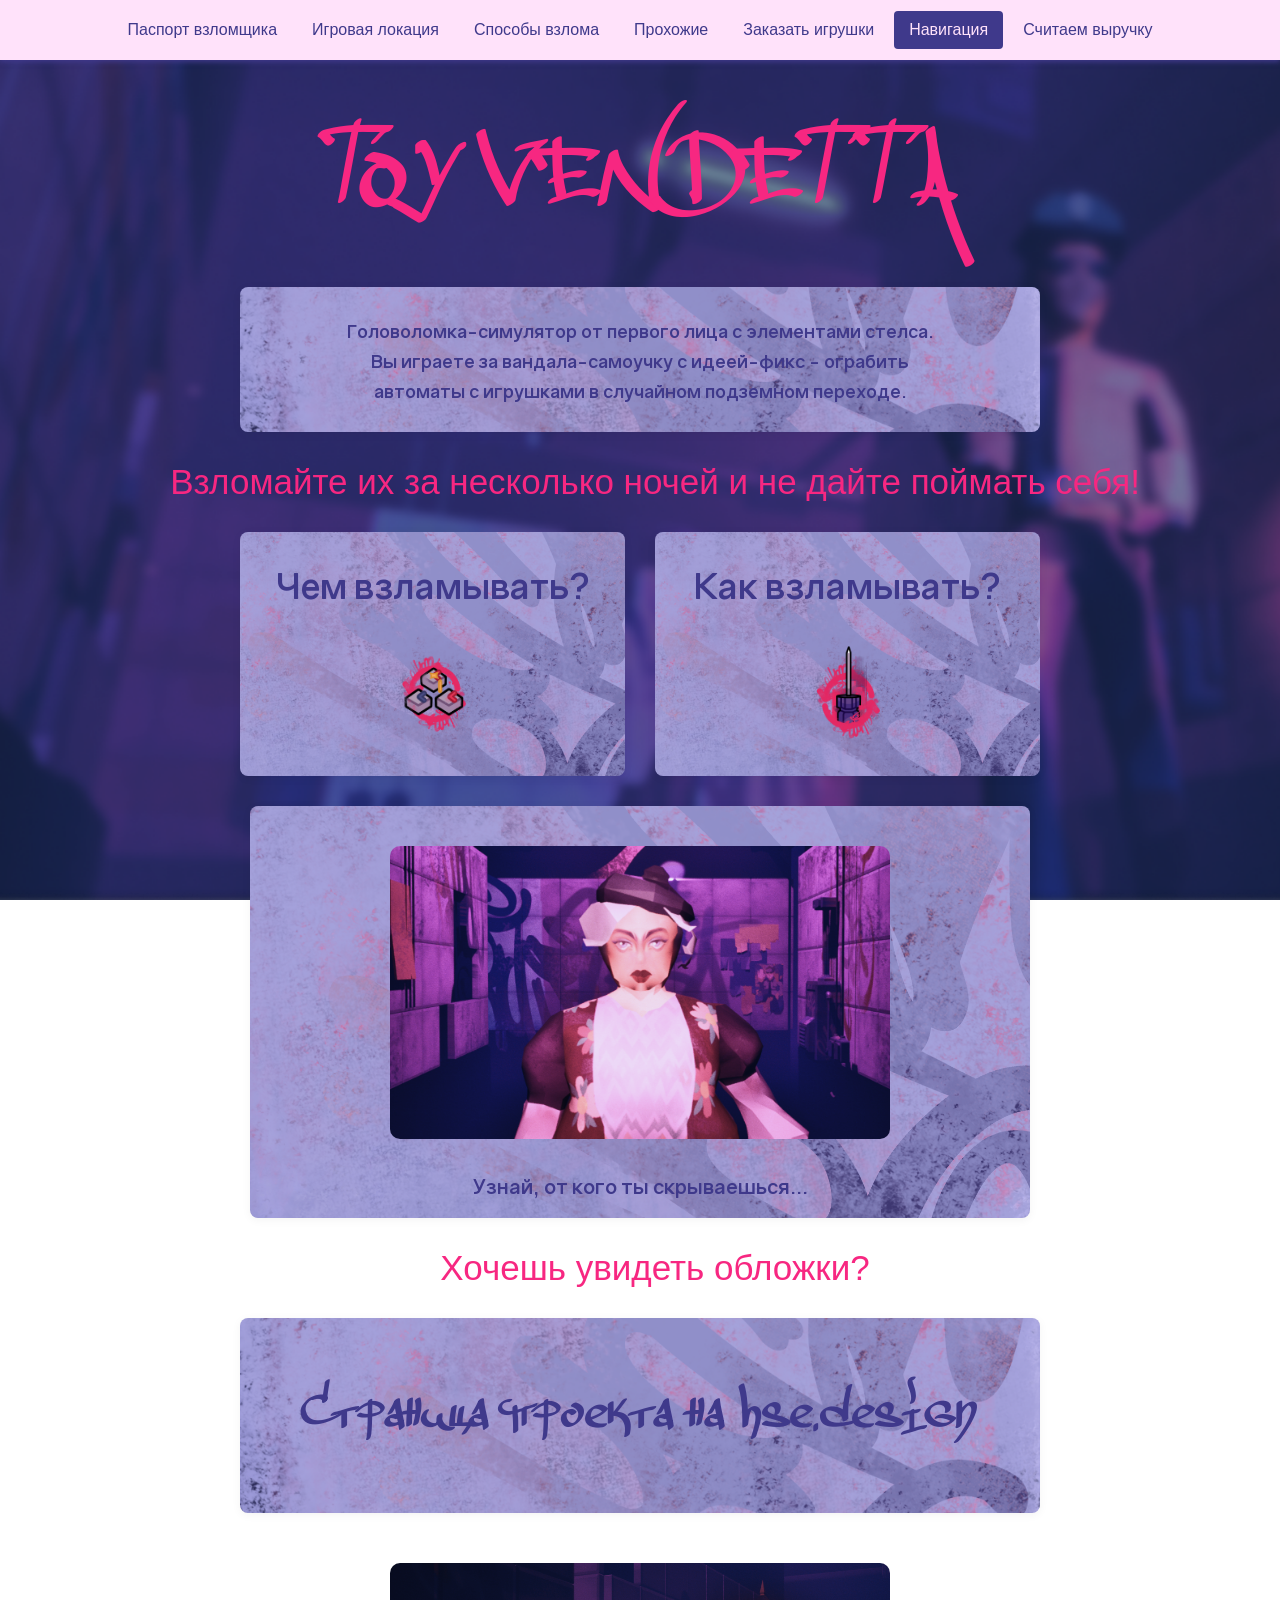
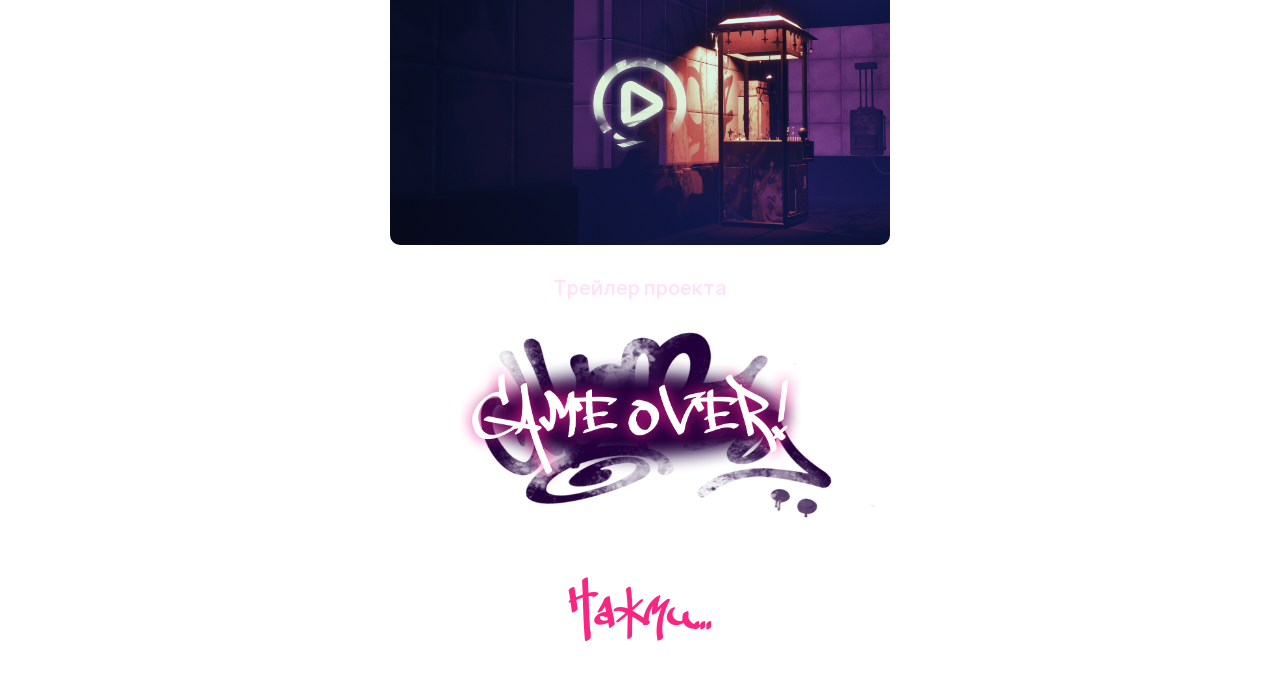
<file: index.html>
<!DOCTYPE html>
<html lang="ru">
<head>
    <meta charset="UTF-8">
    <meta name="viewport" content="width=device-width, initial-scale=1.0">
    <title>Навигация</title>
    <link rel="stylesheet" href="styles.css">
</head>
<body>

    <!-- Навигационная панель -->
    <nav class="navbar">
    <!-- Список для пунктов меню. Класс для расположения элементов в ряд по центру -->
        <ul class="navbar-nav">
            <li><a href="./Passport.html">Паспорт взломщика</a></li>
            <li><a href="./Location.html">Игровая локация</a></li>
            <li><a href="./Howtohack.html">Способы взлома</a></li>
            <li><a href="./Strangers.html">Прохожие</a></li>
            <li><a href="./form.html">Заказать игрушки</a></li>
            <li><a href="./index.html" class="active">Навигация</a></li>
            <li><a href="./algebraic_problem.html">Считаем выручку</a></li>
        </ul>
    </nav>

    <h1 class="pink big thin tagtype">TOY VENDETTA</h1>

    <div class="content-container center-text bg-div-3">
        <p class="purple small thin gravity">Головоломка-симулятор от первого лица с элементами стелса.</p>
        <p class="purple small thin gravity">Вы играете за вандала-самоучку с идеей-фикс - ограбить</p>
        <p class="purple small thin gravity">автоматы с игрушками в случайном подземном переходе.</p>
    </div>

    <h3 class="pink middle thin center-text">Взломайте их за несколько ночей и не дайте поймать себя!</h3>

    <div class="content-row">
        <div class="content-container center-text bg-div-3">
            <h1 class="purple middle thin gravity">Чем взламывать?</h1>
            <a href="Howtohack.html#What">
                <div class="zoom-icon">
                    <img src="micro_2.png" alt="Чем взламывать">
                </div>
            </a>
        </div>

        <div class="content-container center-text bg-div-3">
            <h1 class="purple middle thin gravity">Как взламывать?</h1>
            <a href="Howtohack.html#How">
                <div class="zoom-icon">
                    <img src="micro_1.png" alt="Как взламывать">
                </div>
            </a>
        </div>
    </div>

    <div class="content-container center-text bg-div-3" style="padding: 20px;">
        <div class="img-block" style="margin: 0 auto;">
            <a href="./Strangers.html">
                <img src="strangers.png" alt="Нажми, чтобы узнать, от кого ты будешь скрываться..." class="img-block-img">
            </a>
            <p class="img-block-caption gravity middle" style="color: #3F398B; margin-top: 15px;">Узнай, от кого ты скрываешься...</p>
        </div>
    </div>

    <h3 class="pink middle thin center-text">
        <a href="Location.html#Cover">Хочешь увидеть обложки?</a>
    </h3>

    <div class="content-container center-text bg-div-3">
        <p class="link-block">
            <a href="https://hsedesign.ru/project/toy-vendetta-gejm-dizajn-75f2f31fddfb4a32b605a07e4a5bf88e"
               class="highlight"
               target="_blank">Страница проекта на hse.design</a>
        </p>
    </div>

    <div class="img-block">
        <a href="https://kinescope.io/v3mWEdd38wf9wGVhKZp3UG" target="_blank">
            <img src="video.jpg" alt="Трейлер проекта Toy Vendetta" class="img-block-img">
        </a>
        <p class="img-block-caption">Трейлер проекта</p>
    </div>

    <a href="cover_2.png" target="_blank">
        <img src="game_over.png" width="100" alt="Отвертка">
    </a>
    <h1 class="pink big thin tagtype" style="text-align: center; font-size: 60px;">Нажми...</h1>

</body>
</html>
</file>
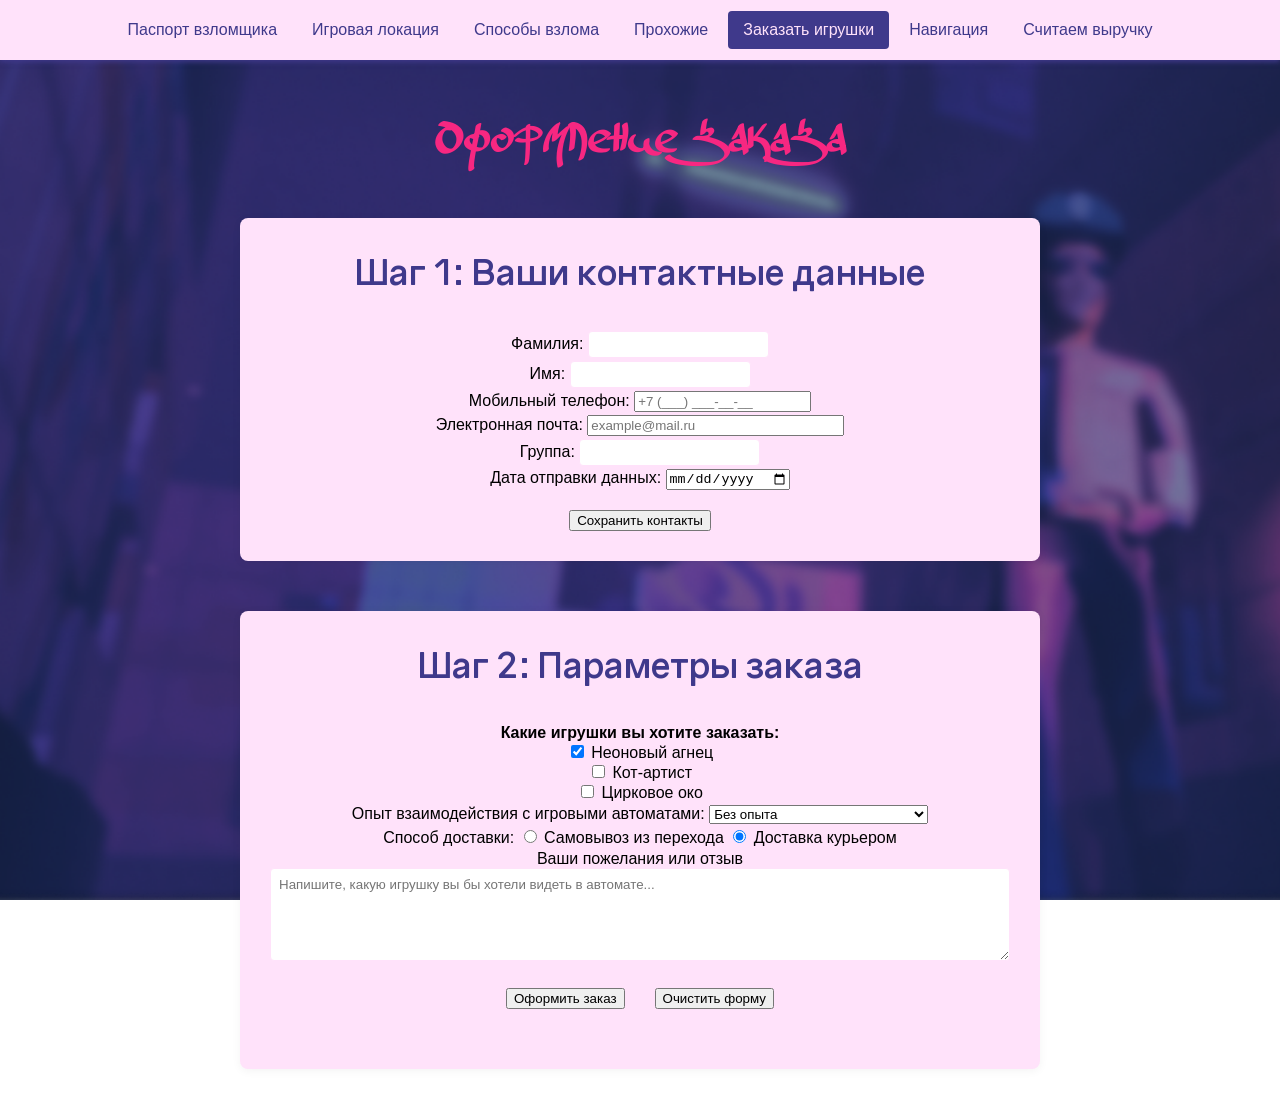
<file: form.html>
<!DOCTYPE html>
<html lang="ru">
<head>
    <meta charset="UTF-8">
    <title>Анкета</title>
    <link rel="stylesheet" href="styles.css">
</head>
<body>

    <nav class="navbar">
        <ul class="navbar-nav">
            <li><a href="./Passport.html">Паспорт взломщика</a></li>
            <li><a href="./Location.html">Игровая локация</a></li>
            <li><a href="./Howtohack.html">Способы взлома</a></li>
            <li><a href="./Strangers.html">Прохожие</a></li>
            <li><a href="./form.html" class="active">Заказать игрушки</a></li>
            <li><a href="./index.html">Навигация</a></li>
            <li><a href="./algebraic_problem.html">Считаем выручку</a></li>
        </ul>
    </nav>

    <h1 class="pink big thin tagtype" style="text-align: center; font-size: 60px;">Оформление заказа</h1>

    <div class="content-container center-text" style="margin-bottom: 50px;">
        <h3 class="purple middle thin gravity">Шаг 1: Ваши контактные данные</h3>
        
        <form action="https://www.bing.com/search" method="GET" id="ContactForm" name="ContactForm" target="_blank">
            <!-- Скрытые поля -->
            <input type="hidden" name="form_type" value="contact_data">
            <input type="hidden" name="source" value="form.html">

            <p>Фамилия: <input type="text" name="last_name" size="20" value="" required></p>
            <p>Имя: <input type="text" name="first_name" size="20" value="" required></p>
            
            <p>Мобильный телефон: <input type="tel" name="phone" size="20" placeholder="+7 (___) ___-__-__" required></p>
            <p>Электронная почта: <input type="email" name="email" size="30" placeholder="example@mail.ru" required></p>
            <p>Группа: <input type="text" name="group" required></p>
            
            <p>Дата отправки данных: <input type="date" name="user_date" value="" required></p>

            <p style="margin-top: 20px;">
                <input type="submit" value="Сохранить контакты">
            </p>
        </form>
    </div>

    <div class="content-container center-text" style="margin-bottom: 50px;">
        <h3 class="purple middle thin gravity">Шаг 2: Параметры заказа</h3>

        <form action="https://www.bing.com/search" method="GET" id="OrderForm" name="OrderForm" target="_blank">
            <!-- Скрытые поля -->
            <input type="hidden" name="form_type" value="toy_order">
            <input type="hidden" name="source" value="form.html">

            <p><b>Какие игрушки вы хотите заказать:</b><br>
                <input type="checkbox" name="toys" value="bear" checked> Неоновый агнец<br>
                <input type="checkbox" name="toys" value="robot"> Кот-артист<br>
                <input type="checkbox" name="toys" value="doll"> Цирковое око<br>
            </p>

            <p>Опыт взаимодействия с игровыми автоматами:
                <select name="skill_level">
                    <option value="Новичок">Без опыта</option>
                    <option value="Любитель">Тщетно пытаюсь победить</option>
                    <option value="Профессионал">Был выигрыш один раз и более</option>
                </select>
            </p>

            <p>Способ доставки:
                <input type="radio" name="delivery" value="pickup"> Самовывоз из перехода
                <input type="radio" name="delivery" value="drone" checked> Доставка курьером
            </p>

            <p>Ваши пожелания или отзыв<br>
                <textarea name="comment" cols="80" rows="5" placeholder="Напишите, какую игрушку вы бы хотели видеть в автомате..."></textarea>
            </p>

            <div class="content-row" style="justify-content: center; margin-top: 20px;">
                <div>
                    <p><input type="submit" value="Оформить заказ"></p>
                </div>
                <div>
                    <p><input type="reset" value="Очистить форму"></p>
                </div>
            </div>
        </form>
    </div>

</body>
</html>
</file>
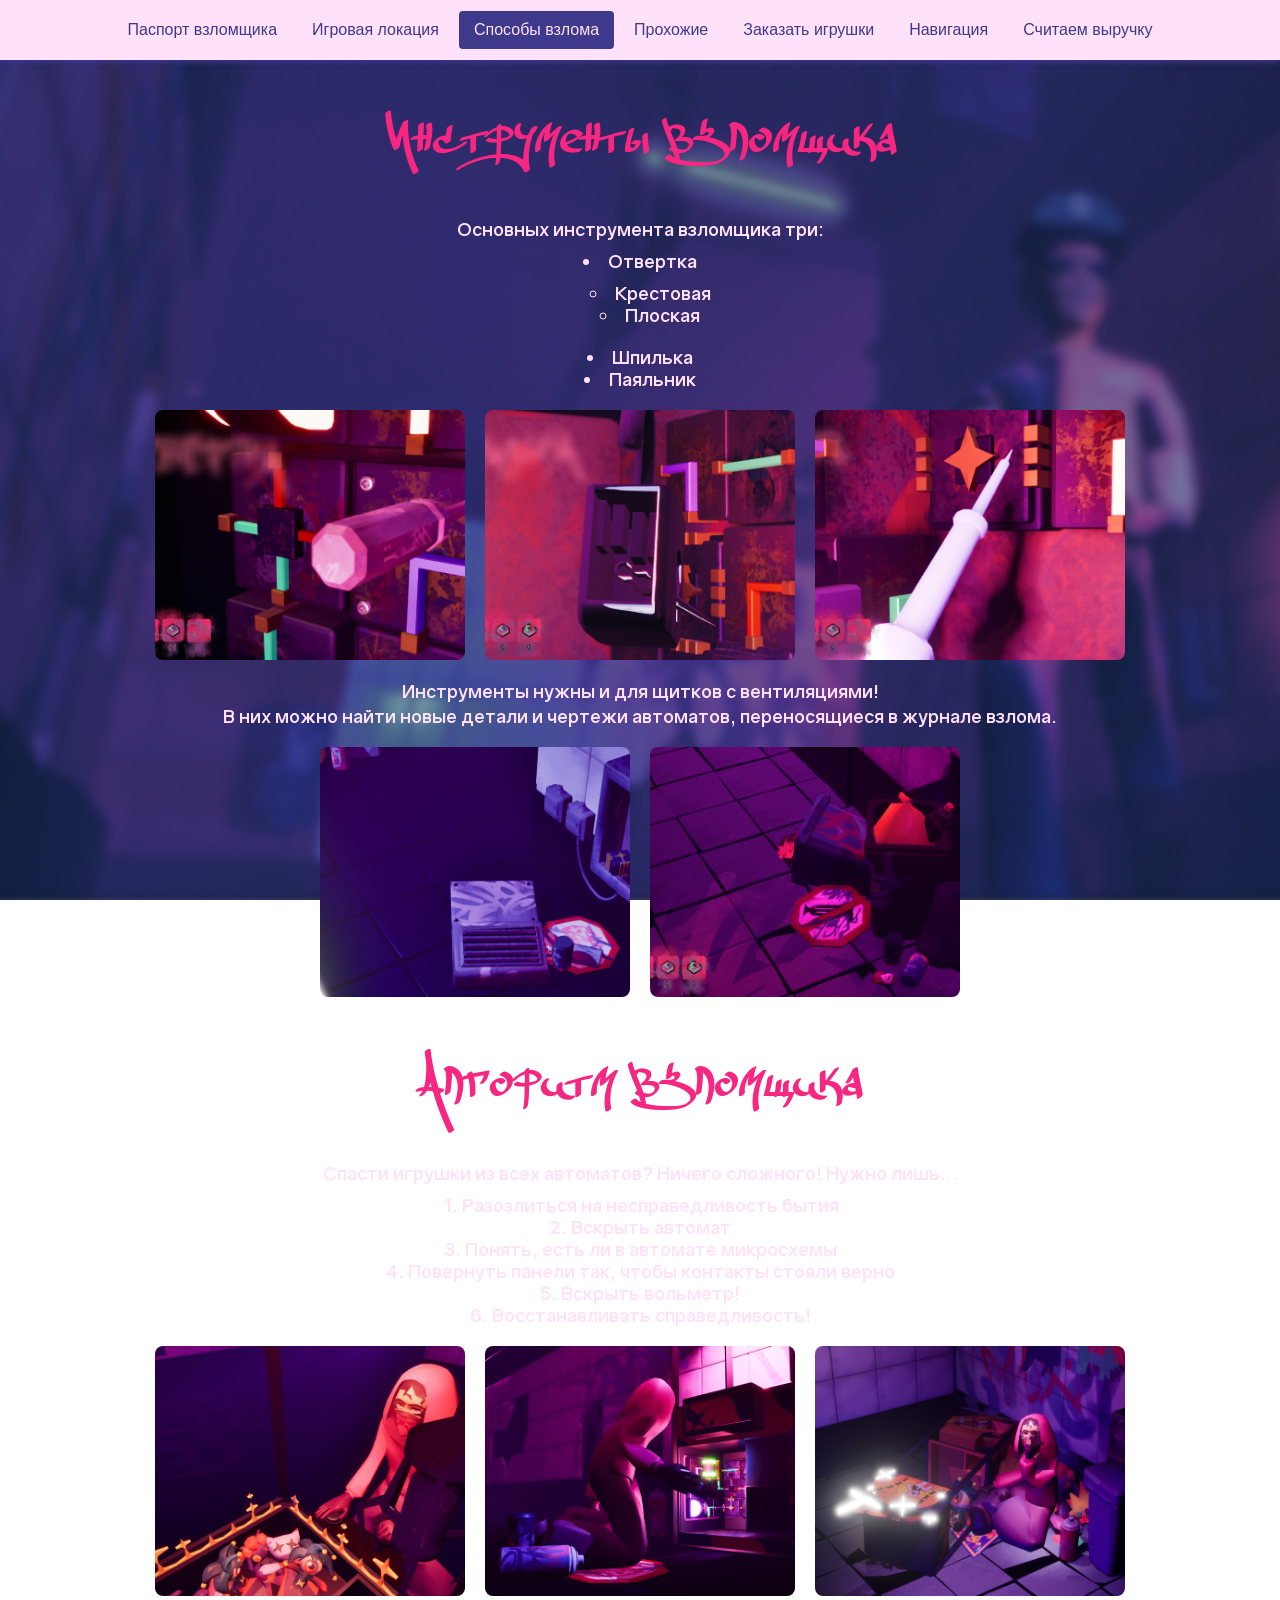
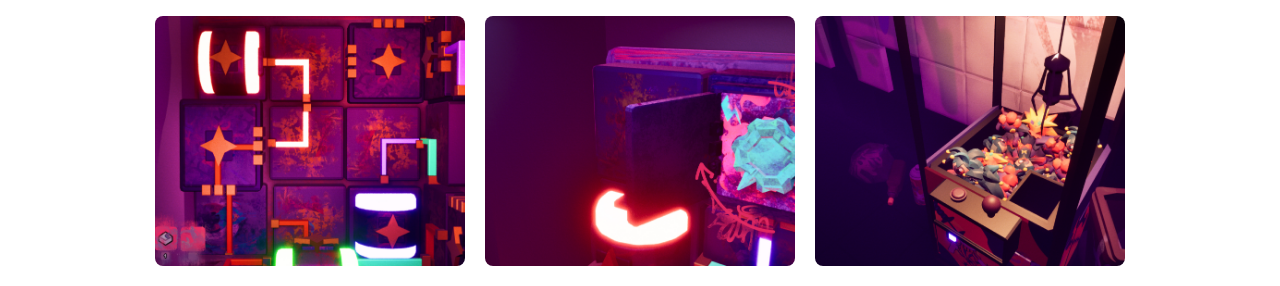
<file: Howtohack.html>
<!DOCTYPE html>
<html lang="ru">
<head>
    <meta charset="UTF-8">
    <title>Взлом?</title>
    <link rel="stylesheet" href="styles.css">
</head>
<body>

    <nav class="navbar">
        <ul class="navbar-nav">
            <li><a href="./Passport.html">Паспорт взломщика</a></li>
            <li><a href="./Location.html">Игровая локация</a></li>
            <li><a href="./Howtohack.html" class="active">Способы взлома</a></li>
            <li><a href="./Strangers.html">Прохожие</a></li>
            <li><a href="./form.html">Заказать игрушки</a></li>
            <li><a href="./index.html">Навигация</a></li>
            <li><a href="./algebraic_problem.html">Считаем выручку</a></li>
        </ul>
    </nav>

    <h1 id="What" class="pink big thin tagtype" style="text-align: center; font-size: 60px;">Инструменты взломщика</h1>
    <p class="purple small thin gravity">Основных инструмента взломщика три:</p>

             <ul>
            <li class="purple small thin gravity">Отвертка
  <ul>
    <li>Крестовая</li>
    <li>Плоская</li>
  </ul>
</li>
            <li class="purple small thin gravity">Шпилька</li>
            <li class="purple small thin gravity">Паяльник</li>
        </ul>
        
    <div class="gallery_howtohack">
    <img src="instr_1.jpg" alt="">
    <img src="instr_2.jpg" alt="">
    <img src="instr_3.jpg" alt="">
</div>
<p class="purple small thin gravity">Инструменты нужны и для щитков с вентиляциями!</p>
<p class="purple small thin gravity">В них можно найти новые детали и чертежи автоматов, переносящиеся в журнале взлома.</p>
    <div class="gallery_howtohack">
    <img src="instr_4.jpg" alt="">
    <img src="instr_5.jpg" alt="">
</div>

    <h1 id="How" class="pink big thin tagtype" style="text-align: center; font-size: 60px;">Алгоритм взломщика</h1>
    <p class="purple small thin gravity center-text">Спасти игрушки из всех автоматов? Ничего сложного! Нужно лишь...</p>

                <ol>
            <li class="purple small thin gravity">Разозлиться на несправедливость бытия</li>
            <li class="purple small thin gravity">Вскрыть автомат</li>
            <li class="purple small thin gravity">Понять, есть ли в автомате микросхемы</li>
            <li class="purple small thin gravity">Повернуть панели так, чтобы контакты стояли верно</li>
            <li class="purple small thin gravity">Вскрыть вольметр!</li>
            <li class="purple small thin gravity">Восстанавливать справедливость!</li>
        </ol>

    <div class="gallery_howtohack">
    <img src="how_1.jpg" alt="">
    <img src="how_2.jpg" alt="">
    <img src="how_3.jpg" alt="">
</div>
    <div class="gallery_howtohack">
    <img src="how_4.jpg" alt="">
    <img src="how_5.jpg" alt="">
    <img src="location_4.jpg" alt="">
</div>

</body>
</file>
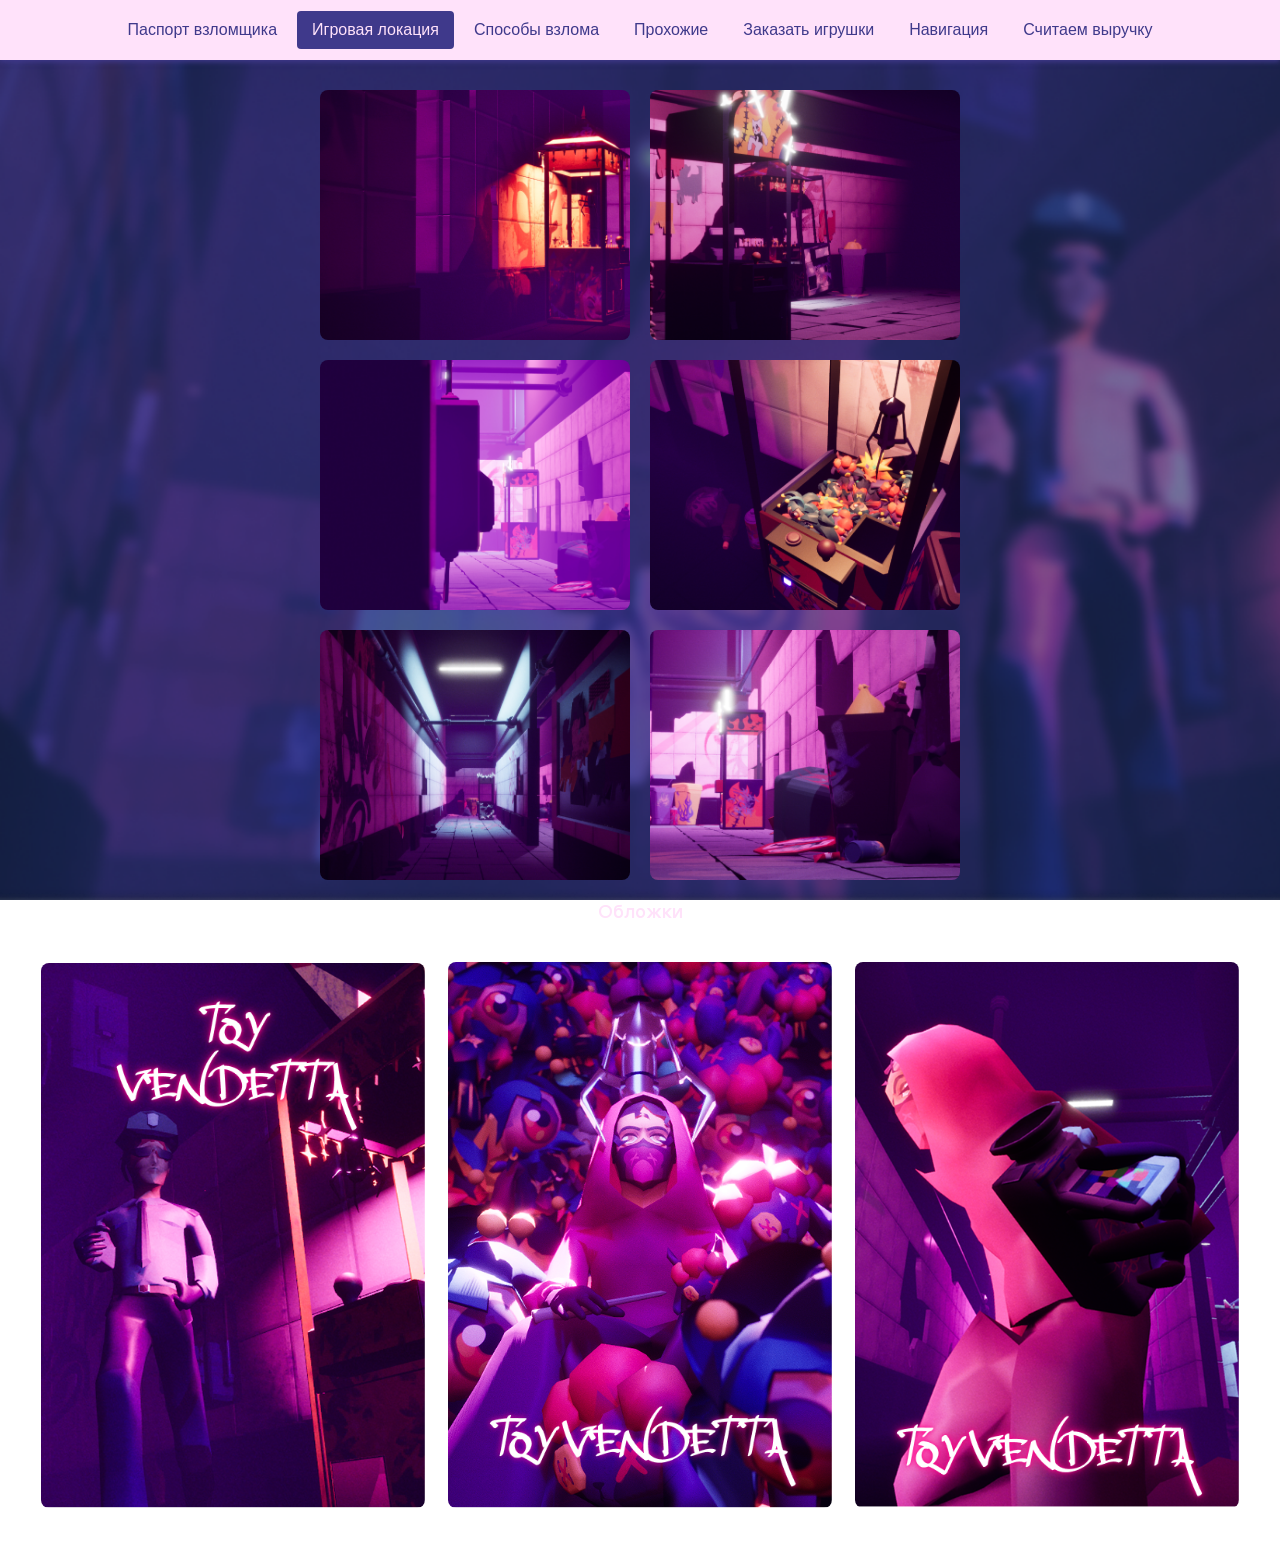
<file: Location.html>
<!DOCTYPE html>
<html lang="ru">
<head>
    <meta charset="UTF-8">
    <title>Игровая локация</title>
    <link rel="stylesheet" href="styles.css">
</head>
<body>

    <nav class="navbar">
        <ul class="navbar-nav">
            <li><a href="./Passport.html">Паспорт взломщика</a></li>
            <li><a href="./Location.html" class="active">Игровая локация</a></li>
            <li><a href="./Howtohack.html">Способы взлома</a></li>
            <li><a href="./Strangers.html">Прохожие</a></li>
            <li><a href="./form.html">Заказать игрушки</a></li>
            <li><a href="./index.html">Навигация</a></li>
            <li><a href="./algebraic_problem.html">Считаем выручку</a></li>
        </ul>
    </nav>

    <div class="gallery_howtohack">
    <img src="location_1.jpg" alt="">
    <img src="location_2.jpg" alt="">
</div>
    <div class="gallery_howtohack">
    <img src="location_3.jpg" alt="">
    <img src="location_4.jpg" alt="">
</div>
    <div class="gallery_howtohack">
    <img src="location_5.jpg" alt="">
    <img src="location_6.jpg" alt="">
</div>

    <h2 id="Cover" class="purple small thin gravity center-text">Обложки</h2>

    <div class="gallery_cover">
    <img src="cover_1.png" alt="">
    <img src="cover_2.png" alt="">
    <img src="cover_3.png" alt="">
</div>
</file>
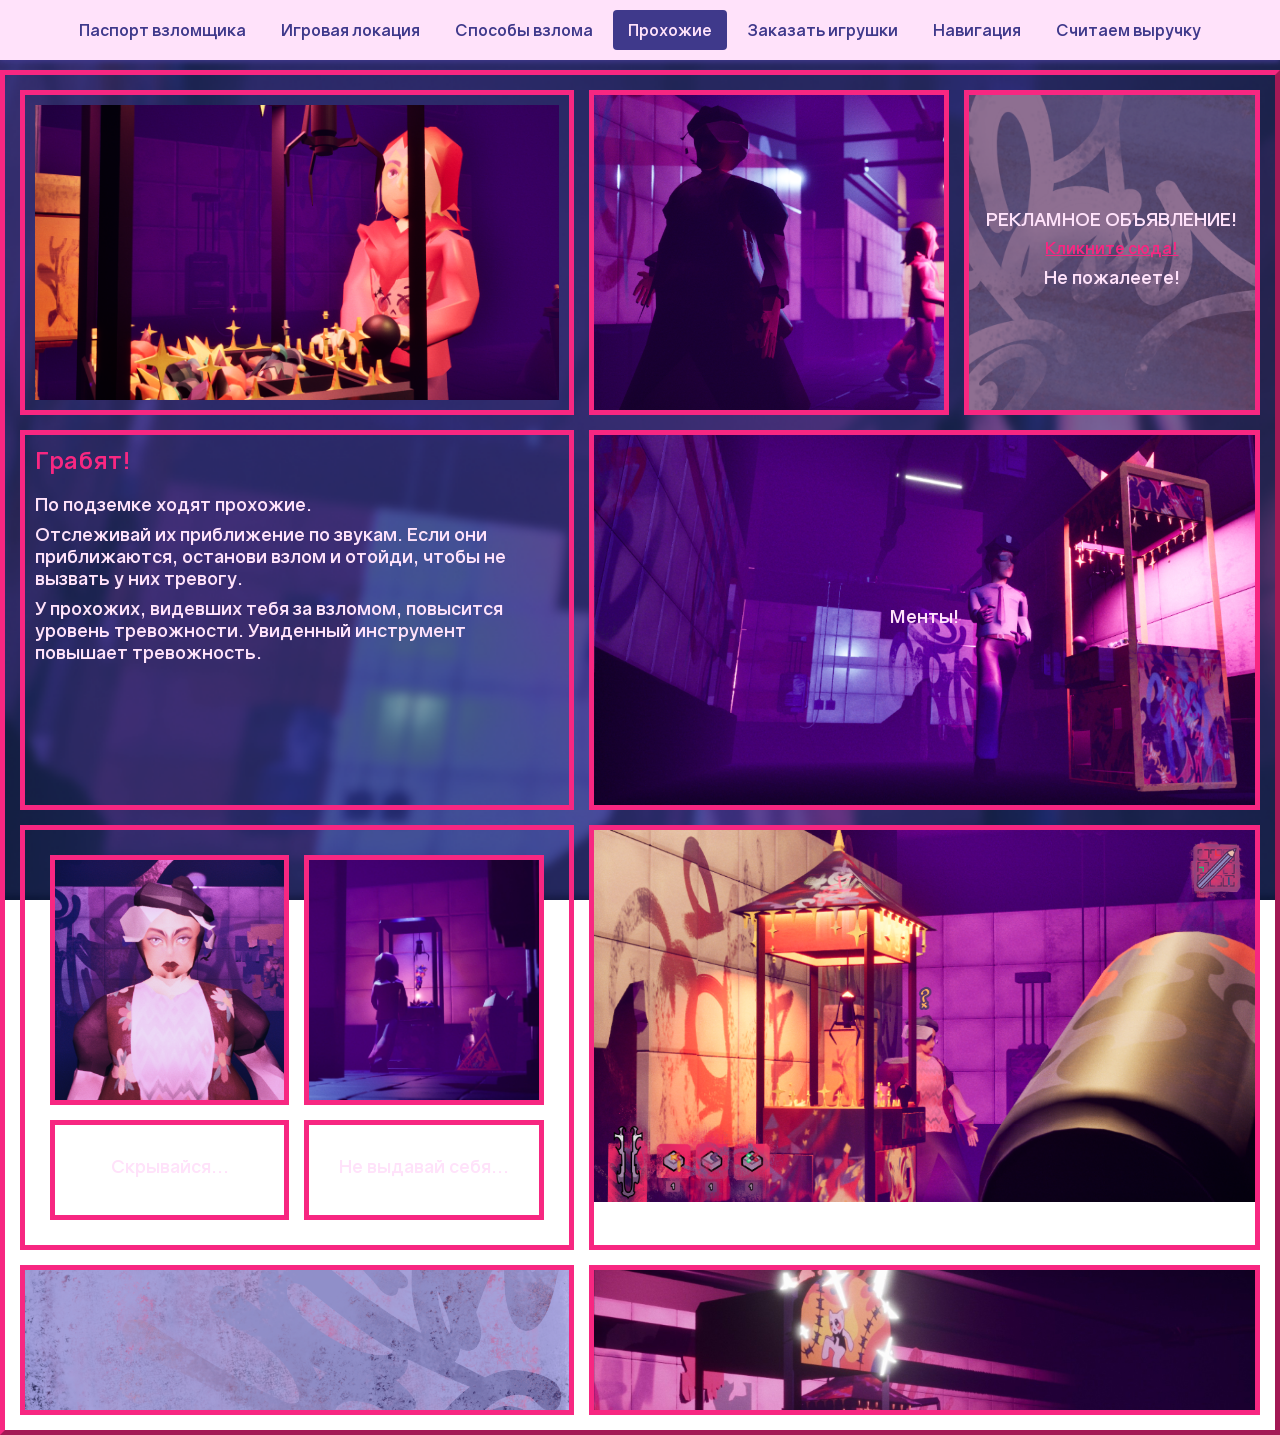
<file: Strangers.html>
<!DOCTYPE html>
<html lang="ru">
<head>
    <meta charset="UTF-8">
    <meta name="viewport" content="width=device-width, initial-scale=1.0">
    <title>Прохожие</title>
    <link rel="stylesheet" href="styles.css">
</head>
<!-- Применяем шрифт gravity ко всему body -->
<body class="gravity">

    <!-- Меню -->
    <nav class="navbar">
        <ul class="navbar-nav">
            <li><a href="./Passport.html">Паспорт взломщика</a></li>
            <li><a href="./Location.html">Игровая локация</a></li>
            <li><a href="./Howtohack.html">Способы взлома</a></li>
            <li><a href="./Strangers.html" class="active">Прохожие</a></li>
            <li><a href="./form.html">Заказать игрушки</a></li>
            <li><a href="./index.html">Навигация</a></li>
            <li><a href="./algebraic_problem.html">Считаем выручку</a></li>
        </ul>
    </nav>

    <!-- ТАБЛИЦА -->
    <!-- Убрал bgcolor="#cccccc" и добавил background-size: cover для фона самой таблицы -->
    <table border="5" cellspacing="15" cellpadding="10"
           style="width: 100%; max-width: 1600px; margin: 0 auto; border-color: rgb(247, 39, 129); background-image: url('background.png'); background-size: cover; background-attachment: fixed;">

        <!-- РЯД 1: три ячейки -->
        <tr height="150">
            <td valign="top" align="right" width="250">
                <img src="strangers_2.jpg" height="60" alt="">
            </td>
            <td valign="top" align="right" width="250"
            style="background-image: url('strangers_4.png'); background-size: cover; background-position: center;">
            </td>
            <td width="200" valign="middle" align="center" 
                style="background-image: url('div_1.png'); background-size: cover; background-position: center;">
                 <p class="small thin purple">РЕКЛАМНОЕ ОБЪЯВЛЕНИЕ!</p>
                    <a href="https://hsedesign.ru/account/alvercreate" target="_blank" style="color: rgb(247, 39, 129); font-weight: bold;">Кликните сюда!</a></p>
                <p class="small thin purple">Не пожалеете!</p>
            </td>
        </tr>

        <!-- РЯД 3: левая + правая объединённая -->
        <tr>
            <td width="400" height="350" valign="top">
                <h2 class="pink">Грабят!</h2>
                <a id="anatomy"></a>
                <p class="small thin purple">По подземке ходят прохожие.</p>
                <p class="small thin purple">Отслеживай их приближение по звукам. Если они приближаются, останови взлом и отойди, чтобы не вызвать у них тревогу.</p>
                <p class="small thin purple">У прохожих, видевших тебя за взломом, повысится уровень тревожности. Увиденный инструмент повышает тревожность.</p>
            </td>

            <td colspan="2" valign="middle" align="center" 
                style="background-image: url('strangers_5.jpg'); background-size: cover; background-position: center;">
                <p class="small thin purple">Менты!</p>
            </td>
        </tr>

        <!-- РЯД 4: левая + правая объединённая -->
        <tr height="400">
            <td valign="top">
                <table border="0" width="100%" cellpadding="0" cellspacing="0">
                    <colgroup>
                        <col width="50%">
                        <col width="50%">
                    </colgroup>
                    <tr height="250">
                        <td style="background-image: url('strangers.png'); background-size: cover; background-position: center;">
                        </td>
                        <td align="center" valign="middle" 
                            style="background-image: url('strangers_3.jpg'); background-size: cover; background-position: center;">
                        </td>
                    </tr>
                    <tr height="100">
                        <td align="center" valign="middle">
                            <p class="small thin purple">Скрывайся...</p>
                        </td>
                        <td align="center" valign="middle">
                            <p class="small thin purple">Не выдавай себя...</p>
                        </td>
                    </tr>
                </table>
            </td>
            <td colspan="2" align="right" valign="top" style="padding: 0;">
                <img src="strangers_1.jpg" alt=""
                     style="display: block; width: 100%; height: 100%; object-fit: cover;">
            </td>
        </tr>

        <!-- РЯД 5: две ячейки -->
        <tr height="150">
            <td valign="middle" align="center" 
                style="min-height: 150px; background-image: url('div_3.png'); background-size: cover; background-position: center;">
            </td>
            <td colspan="2" valign="middle" align="center" 
                style="min-height: 150px; background-image: url('location_0.jpg'); background-size: cover; background-position: center;">
            </td>
        </tr>

    </table>

</body>
</html>
</file>
<file: styles.css>
body {
    margin: 0;
    font-family: 'Verdana', Tahoma, Geneva, Verdana, sans-serif;
    background-image: url('background.png');
    background-size: cover;
    background-repeat: no-repeat;
    background-attachment: fixed;
    padding-top: 70px;
}

@font-face {
    font-family: 'tagtype';
    src: url('tagtype.ttf');
}
@font-face {
    font-family: 'gravity';
    src: url('gravity.ttf');
}

.tagtype { font-family: 'tagtype', sans-serif; }
.gravity { font-family: 'gravity', sans-serif; }

.purple { color: #FFE2FA; }
.pink   { color: rgb(247, 39, 129); }

.big { font-size: 100px; margin-bottom: 40px; }
.middle { font-size: 35px; }
.small  { font-size: 18px; }

.bold { font-weight: 700; }
.thin { font-weight: 100; }

.navbar {
    position: fixed;
    top: 0;
    left: 0;
    width: 100%;
    background-color: #FFE2FA;
    box-shadow: 0 2px 5px #3F398B;
    z-index: 1000;
}

.navbar-nav {
    display: flex;
    justify-content: center;
    align-items: center;
    list-style: none;
    margin: 0;
    padding: 0;
    height: 60px;
    gap: 5px;
}

.navbar-nav a {
    display: block;
    padding: 10px 15px;
    text-decoration: none;
    color: #3F398B;
    font-weight: 500;
    border-radius: 4px;
    transition: all 0.3s ease;
}

.navbar-nav a:hover,
.navbar-nav a.active {
    background-color: #3F398B;
    color: #FFE2FA;
}

h1, h3 {
    margin-top: 3px;
    margin-bottom: 30px;
    margin-left: 30px;
}

p {
    margin-top: 3px;
    margin-bottom: 0;
    margin-left: 30px;
}

p.tagtype {
    margin-top: 0;
    margin-bottom: 0;
}

.content-container {
    width: 740px;
    margin: 0 auto 30px auto;
    padding: 30px;
    background-color: #FFE2FA;
    background-size: cover;
    background-position: center;
    background-repeat: no-repeat;
    border-radius: 8px;
    box-shadow: 0 2px 10px rgba(0, 0, 0, 0.05);
    display: flex;
    flex-direction: column;
    gap: 5px;
}

.content-container h1,
.content-container h3,
.content-container p {
    margin-left: 0;
}

.content-container .purple {
    color: #3F398B;
}


.content-container ul,
.content-container ol {
<!-- Внутренний отступ слева, чтобы маркеры не прилипали к краю -->
    padding-left: 20px;
<!-- Маркеры списка внутри текстового блока, а не снаружи -->
    list-style-position: inside;
}

/* Отступ снизу для каждого элемента списка, чтобы текст не слипался */
.content-container li { margin-bottom: 5px; }

.content-container textarea {
    width: 100%;
     /* Меняет логику расчета ширины и высоты элемента. Значения padding (внутренние отступы) 
       и border (рамки) теперь включаются в заданную ширину/высоту, а не добавляются к ней снаружи. */
    box-sizing: border-box;
    padding: 8px;
    border: 1px solid #FFE2FA;
    border-radius: 4px;
    font-family: inherit;
}

  /* Выбирает текстовые поля ввода (type="text") и поля для ввода чисел (type="number"). Исключительно для форм! */
.content-container input[type="number"],
.content-container input[type="text"] {
    padding: 5px;
    border: 1px solid #FFE2FA;
 /* Скругляет углы элемента. */
    border-radius: 4px;
}

/* Кнопки формы */
.content-container input[type="button"] {
    padding: 8px 15px;
    background-color: #3F398B;
    color: #FFE2FA;
    border: none;
    border-radius: 4px;
    cursor: pointer;
    transition: background 0.3s;
}

.content-container input[type="button"]:hover {
    background-color: #3F398B;
}

/* Общие отступы для списков, расположенных прямо на странице */
ul, ol {
    padding-left: 20px;
    margin-top: 10px;
    margin-bottom: 20px;
    list-style-position: inside;
}

/*Списки, являющиеся прямыми потомками body (не в дочерних блоках), выравниваются по центру*/
body > h1,
body > p,
body > ul,
body > ol {
    text-align: center;
}

/* Списки, являющиеся прямыми потомками body (не в дочерних блоках), не имеют левый отступ */
body > ul,
body > ol {
    padding-left: 0;
    list-style-position: inside;
}

/* Заголовки и абзацы, являющиеся прямыми потомками body (не в дочерних блоках), не имеют левый отступ */
body > h1,
body > p {
    margin-left: 0;
}

/* Контейнер для крупной текстовой ссылки по центру */
.link-block {
    text-align: center;
    margin-top: 0;
    margin-bottom: 30px;
}

.highlight {
    color: #3F398B;
    text-decoration: none;
    font-size: 60px;
    font-family: 'tagtype', sans-serif;
    font-weight: 100;
}

.highlight:hover {
    color: rgb(247, 39, 129);
}

.preview-img {
      /* Заставляет элемент вести себя как строчный (как текст или картинка), */
    display: inline-block;
    width: 100%;
    max-width: 500px;
    height: auto;
    border-radius: 10px;
    /* Создает плавную анимацию для двух свойств (transform и box-shadow) */
    transition: transform 0.3s ease, box-shadow 0.3s ease;
}

.preview-img:hover {
    transform: scale(1.03);
    box-shadow: 0 8px 20px rgba(0, 0, 0, 0.25);
}

.content-row {
    display: flex;
    gap: 30px;
    max-width: 800px;
    margin: 0 auto 30px auto;
    align-items: stretch;
}

/* Контейнеры внутри строки делят ширину поровну */
.content-row .content-container {
 /* flex-grow: 1 — разрешает элементу растягиваться, flex-shrink: 1 — разрешает элементу сжиматься, flex-basis: 0 — задает базовую ширину элемента равной 0 */
    flex: 1 1 0;
    width: auto;
    max-width: none;
    margin: 0;
    min-width: 0;
}

/* Центрирование текста */
.center-text { text-align: center; }

/* ========================================= */
/* СТИЛИ КАРТИНОК                            */
/* ========================================= */
/* Общие правила для всех изображений: адаптивная ширина, выравнивание по центру */
img {
    max-width: 500px;
    width: 100%;
    height: auto;
    display: block;
    margin: 20px auto;
}

/* Блок «картинка + подпись» по центру */
.img-block {
    display: flex;
    flex-direction: column;
    align-items: center;
    text-align: center;
    margin: 30px auto;
    max-width: 500px;
}

/* Картинка внутри блока: скруглённые углы и плавное увеличение при наведении */
.img-block-img {
    width: 100%;
    max-width: 600px;
    height: auto;
    display: block;
    border-radius: 10px;
    transition: transform 0.3s ease, box-shadow 0.3s ease;
}

.img-block-img:hover {
    transform: scale(1.03);
}

/* Подпись под картинкой */
.img-block-caption {
    margin: 10px 0 0 0;
    font-size: 20px;
    color: #FFE2FA;
    font-family: 'gravity', sans-serif;
    font-weight: 500;
    line-height: 1.2;
}

/* ========================================= */
/* ГАЛЕРЕЯ: Инструменты и Алгоритм           */
/* ========================================= */
/* Ряд изображений по центру с переносом на новую строку */
.gallery_howtohack {
    display: flex;
    flex-direction: row;
    gap: 20px;               
    justify-content: center; 
    align-items: center;
    flex-wrap: wrap;         
    margin: 20px auto;       
    max-width: 1000px;       
    width: 100%;             
}

/* Изображения галереи: по три в ряд, одинаковая высота, обрезка по размеру */
.gallery_howtohack img {
    width: 31%;              /* Ровно по 3 штуки в ряд */
    height: 250px;           
    max-width: none;         
    display: block;
    margin: 0;
    object-fit: cover;       
    border-radius: 8px;
    transition: transform 0.3s ease, box-shadow 0.3s ease;
}

/* ========================================= */
/* ГАЛЕРЕЯ: Обложки                          */
/* ========================================= */
/* Ряд обложек без переноса: три изображения в одну строку */
.gallery_cover {
    display: flex;
    flex-direction: row;
    gap: 20px;               
    justify-content: center;
    align-items: center;
    flex-wrap: nowrap;
    margin: 20px auto;
    max-width: 1200px;       
    padding: 0 20px;         
}

/* Изображения обложек: ширина около трети ряда, ограниченная высота */
.gallery_cover img {
    width: 32%;              
    height: auto;            
    max-height: 800px;       
    object-fit: cover;       
    border-radius: 8px;
    transition: transform 0.3s ease, box-shadow 0.3s ease;
}

/* ========================================= */
/* БЛОК С УВЕЛИЧЕНИЕМ (ИКОНКА-ССЫЛКА)       */
/* ========================================= */
/* Квадратная иконка 100x100, увеличивающаяся при наведении */
.zoom-icon {
    display: inline-block;
    width: 100px;
    height: 100px;
    transition: transform 0.3s ease;
    cursor: pointer;
}

/* Картинка внутри иконки заполняет весь квадрат */
.zoom-icon img {
    width: 100%;
    height: 100%;
    max-width: none;
    display: block;
    margin: 0;
    object-fit: cover;
    border-radius: 8px;
}

/* ========================================= */
/* ССЫЛКИ ВНУТРИ ЗАГОЛОВКОВ h3               */
/* ========================================= */
/* Ссылка наследует цвет заголовка и не подчёркивается */
h3 a {
    color: inherit;
    text-decoration: none;
}

/* Смена цвета при наведении */
h3 a:hover {
    color: rgb(247, 39, 129);
}

/* Увеличение иконки при наведении; z-index выводит её поверх соседних элементов */
.zoom-icon:hover {
    transform: scale(1.3);
    position: relative;
    z-index: 10;
}

/* ========================================= */
/* ЗАКЛАДКИ (ЯКОРЯ)                          */
/* ========================================= */
/* Отступ при переходе к разделу, чтобы заголовок не скрывался под фиксированным меню */
#What, #How {
    scroll-margin-top: 80px;
}

/* Якорные элементы-ссылки <a id="..."> невидимы, но служат целью перехода */
a[id] {
    scroll-margin-top: 80px;
    display: block;
    height: 0;
    visibility: hidden;
}

/* ========================================= */
/* ТАБЛИЦЫ: ПОДПИСИ И ТЕКСТ                  */
/* ========================================= */
/* Мелкая подпись под изображением */
.caption {
    display: block;
    font-size: 12px;
    text-align: center;
    color: #3F398B;
    font-family: 'gravity', sans-serif;
}

/* Текст на картинке или фоне: полупрозрачная плашка для читаемости */
.on-bg {
    background-color: rgba(255, 226, 250, 0.8);
    padding: 4px 10px;
    border-radius: 4px;
    font-weight: 600;
    color: #3F398B;
    font-family: 'gravity', sans-serif;
    display: inline-block;
}

/* Заголовки внутри таблицы */
table h2, table h3 {
    margin-top: 0;
    color: #3F398B;
    font-family: 'gravity', sans-serif;
}

/* Абзацы внутри таблицы */
table p {
    margin: 0 0 8px 0;
    color: #333;
}

/* Изображения внутри таблицы: не шире ячейки, без внешних отступов */
table img {
    max-width: 100%;
    height: auto;
    display: block;
    margin: 0;
}

/* Изображения в ячейках с выравниванием вправо прижимаются к правому краю */
td[align="right"] img {
    margin-left: auto;
    margin-right: 0;
}

/* ========================================= */
/* ССЫЛКИ ВНУТРИ АБЗАЦЕВ                     */
/* ========================================= */
/* Оформление ссылок в тексте */
p a {
    color: #3F398B;
    text-decoration: none;
    font-weight: 600;
    padding: 0 5px;
}

/* Подчёркивание и смена цвета при наведении */
p a:hover {
    color: rgb(247, 39, 129);
    text-decoration: underline;
}

/* ========================================= */
/* ТАБЛИЦЫ: РАМКИ И ПРОМЕЖУТКИ               */
/* ========================================= */
/* Розовая рамка ячеек */
table td, table th {
    border: 5px solid rgb(247, 39, 129);
}

/* Раздельные границы ячеек с промежутками между ними */
table {
    border-collapse: separate;
    border-spacing: 15px;
}

/* ========================================= */
/* ПАСПОРТ                                   */
/* ========================================= */
/* Основной блок паспорта: фон-шаблон, внутри абсолютно позиционируются данные */
.passport {
    position: relative;
    width: 1366px;
    height: 768px;
    margin: 80px auto 0 auto;
    background-image: url('passport_shablon.png');
    background-size: cover;
    background-position: center top;
    background-repeat: no-repeat;
    z-index: 1;
}

/* Общие свойства текстовых строк паспорта (позиция задаётся ниже) */
.passport > div {
    position: absolute;
    color: #000000;
    font-family: 'Verdana', sans-serif;
    font-size: 14px;
    font-weight: 600;
    z-index: 2;
}

/* Координаты строк паспорта: кем выдан, дата выдачи, фамилия, имя, отчество, пол, дата рождения */
.passport .issued { left: 700px; top: 200px; width: 500px; }
.passport .date_of_issue { left: 700px; top: 240px; }
.passport .fio { left: 700px; top: 400px; }
.passport .name { left: 700px; top: 430px; }
.passport .middle_name { left: 700px; top: 460px; }
.passport .gender { left: 700px; top: 490px; }
.passport .data_b { left: 700px; top: 520px; }

/* Блок с фотографией владельца паспорта */
.passport .img {
    position: absolute;
    left: 100px;
    top: 350px;
    z-index: 1;
}

/* Размер и обрезка фотографии */
.passport .img img {
    display: block;
    width: 200px;
    height: 250px;
    object-fit: cover;
}

/* ========================================= */
/* КНОПКА ПЕРЕВОДА (КИРИЛЛИЦА / ЛАТИНИЦА)    */
/* ========================================= */
/* Внешний вид кнопки: тёмный фон, светлый текст, тень */
.translate-btn {
    padding: 10px 20px;
    background-color: #3F398B;
    color: #FFE2FA;
    border: none;
    border-radius: 8px;
    font-family: 'Verdana', sans-serif;
    font-size: 14px;
    font-weight: bold;
    cursor: pointer;
    box-shadow: 0 4px 6px rgba(0,0,0,0.3);
    transition: 0.3s;
}

/* При наведении цвета инвертируются, появляется рамка */
.translate-btn:hover {
    background-color: #FFE2FA;
    color: #3F398B;
    border: 2px solid #3F398B;
}

/* ============================================ */
/* ФОН КАРТИНКОЙ ДЛЯ БЛОКОВ                     */
/* ============================================ */
/* Фоновое изображение div_3.png с полупрозрачной светлой подложкой */
.bg-div-3 {
    background-image: url('div_3.png');
    background-size: cover;
    background-position: center;
    background-repeat: no-repeat;
    background-color: rgba(255, 226, 250, 0.7); 
}
</file>
